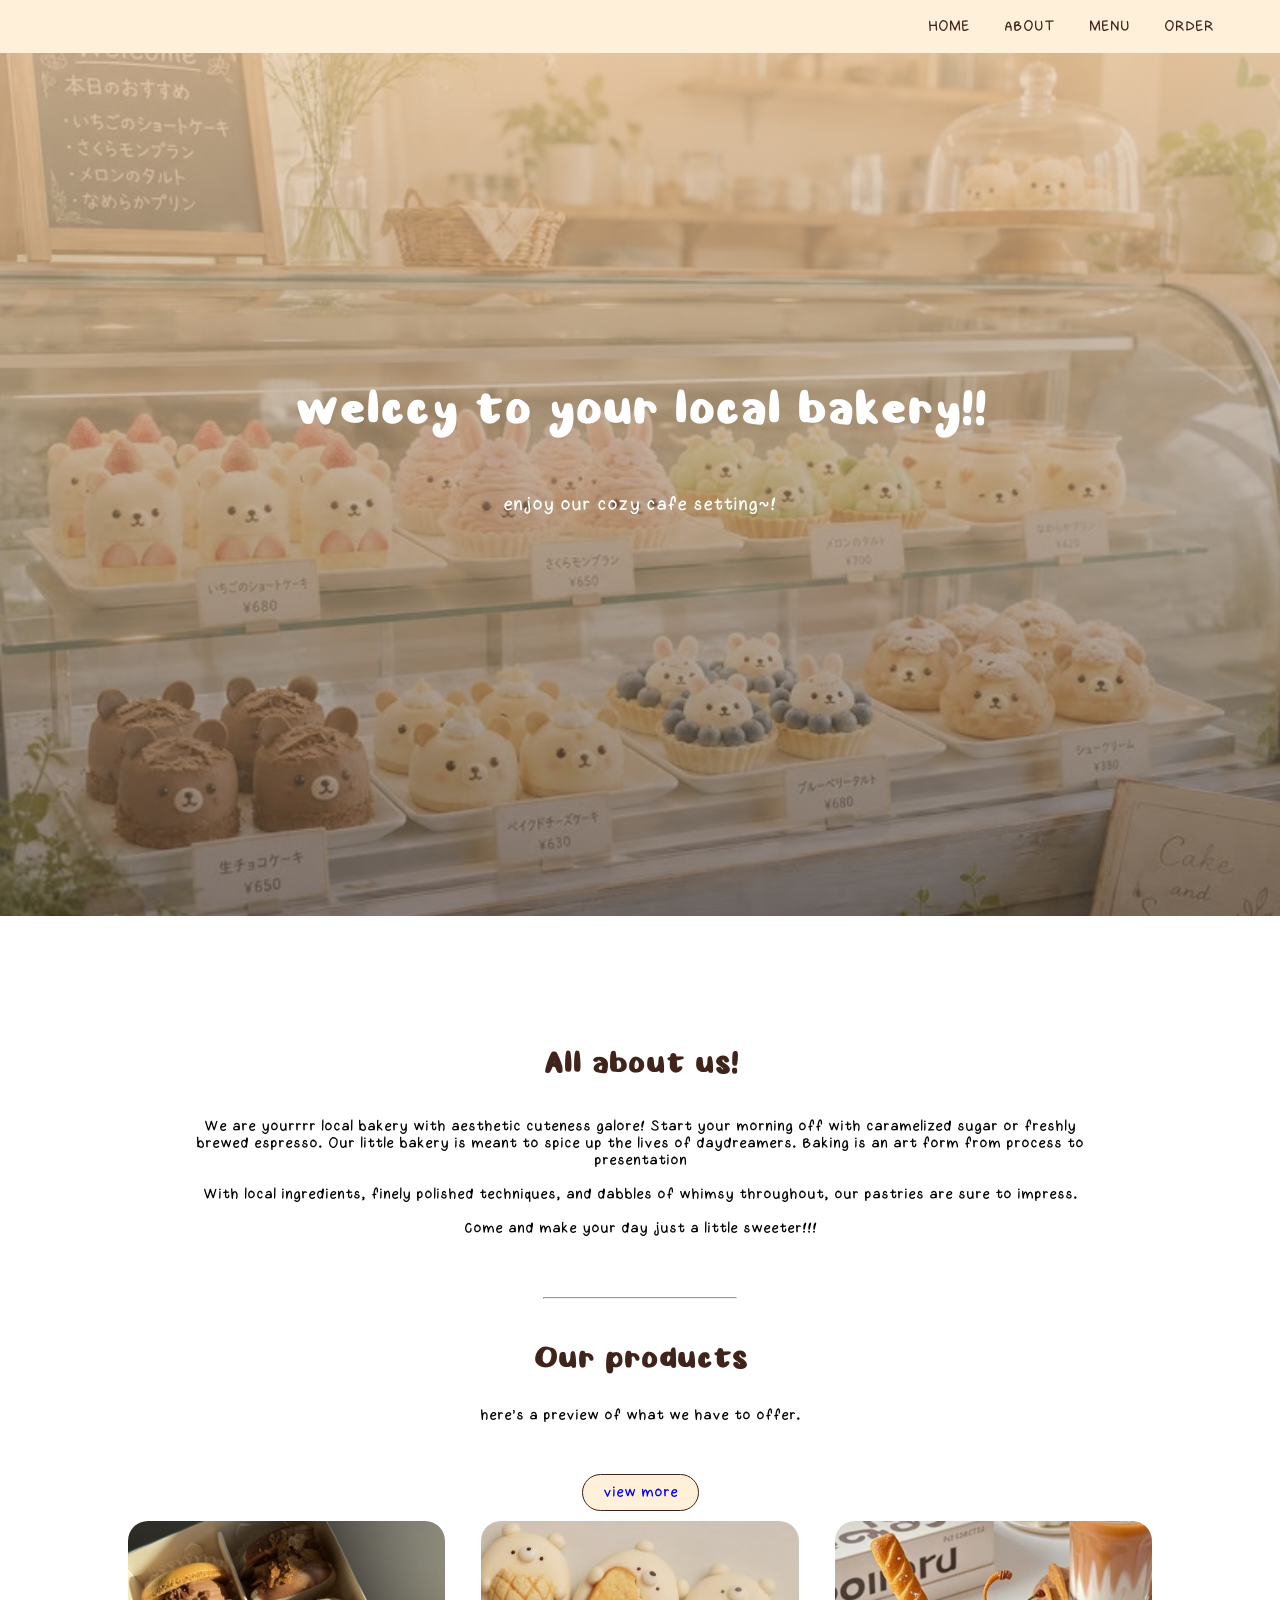
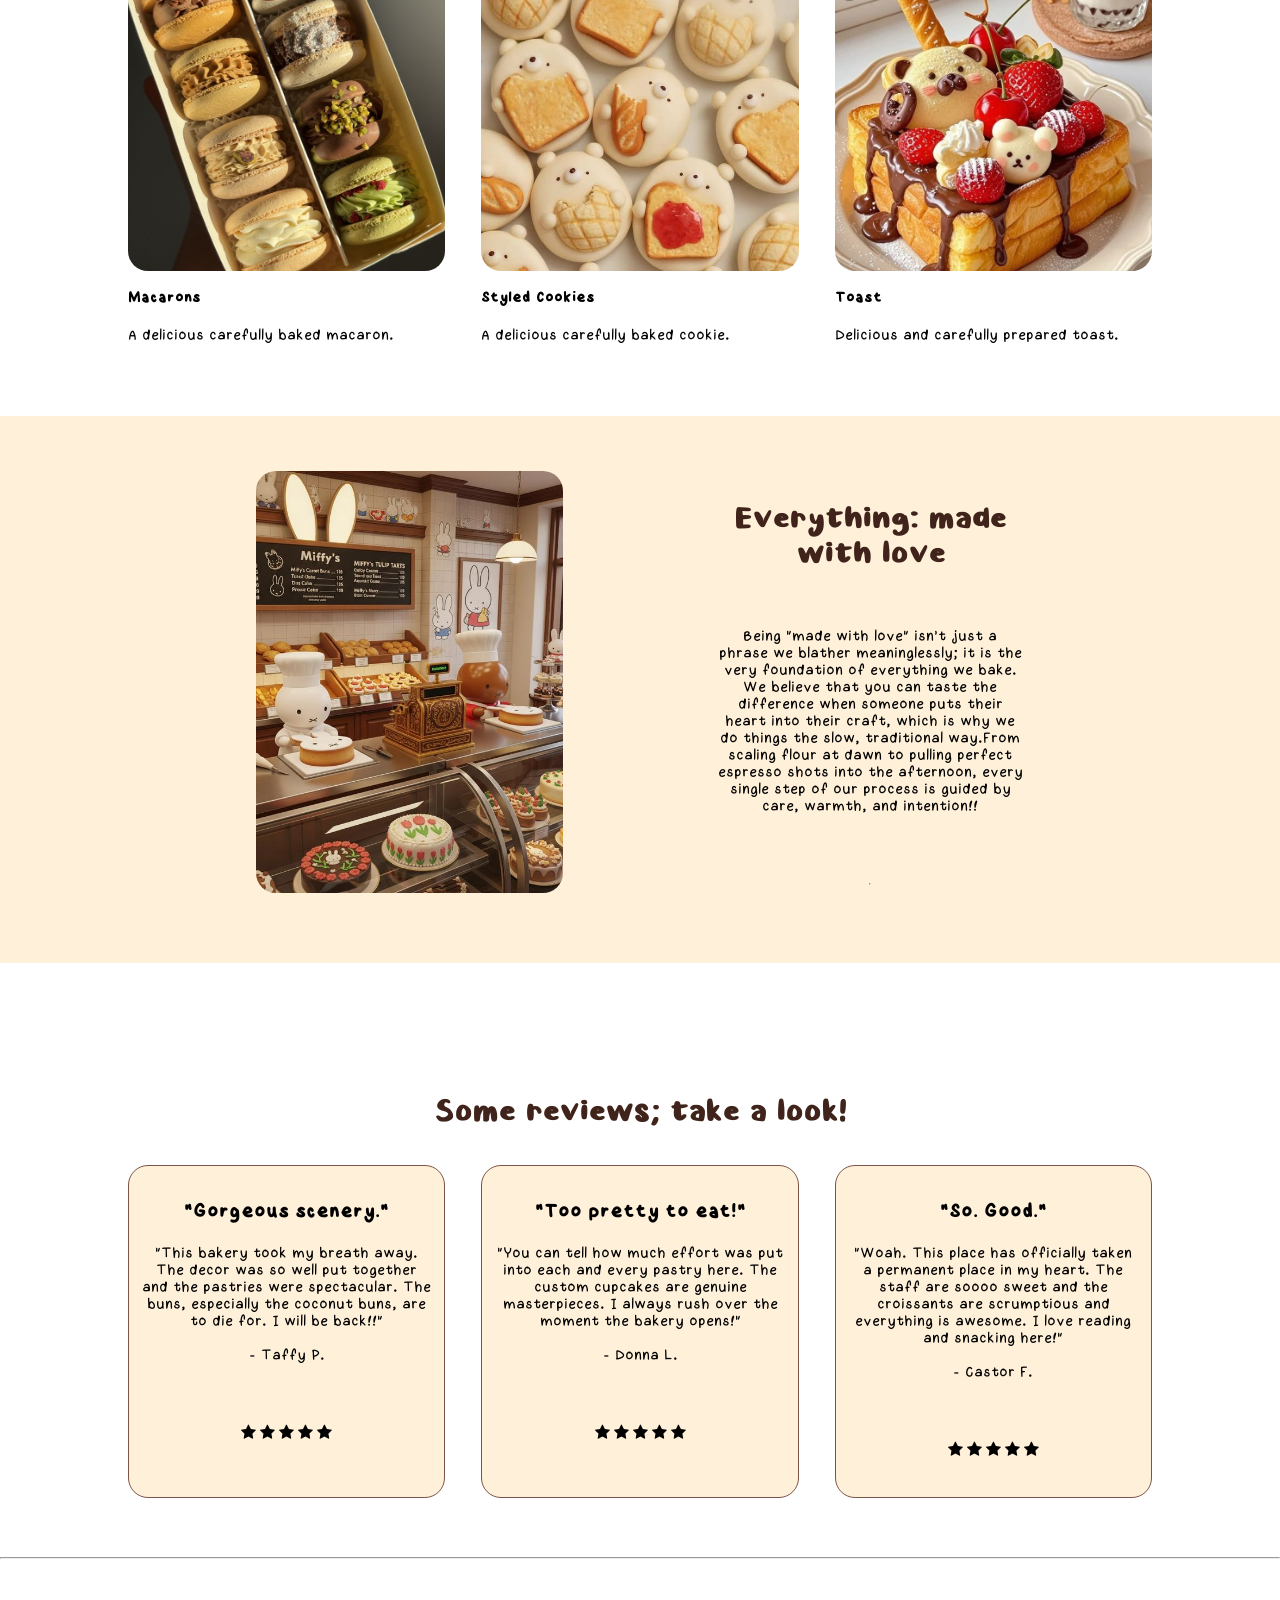
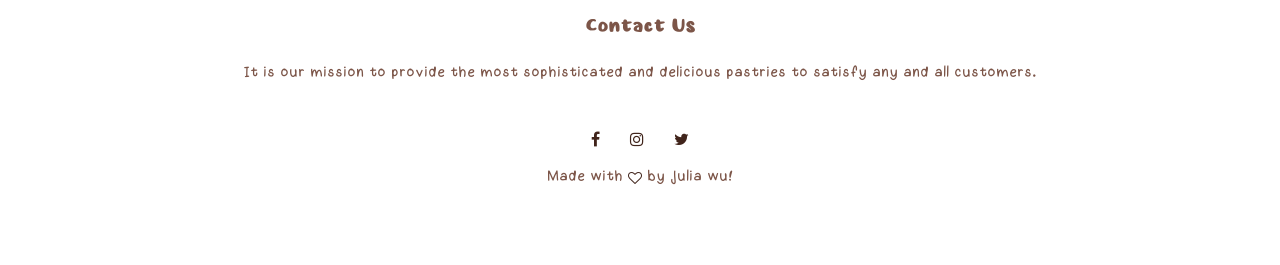
<file: index.html>
<!DOCTYPE html>
<html>
<head>
    <meta charset="UTF-8">
    <title>your local bakery!!</title>
    <link href="style.css" rel="stylesheet"/>
    <link rel="stylesheet" href="https://cdnjs.cloudflare.com/ajax/libs/font-awesome/4.7.0/css/font-awesome.min.css">
    <meta name="viewport" content="width=device-width, initial-scale=1.0">
</head>
<body>
<header id="header"></header>
<script src="script.js"></script>
<script src="https://ajax.googleapis.com/ajax/libs/jquery/1.11.2/jquery.min.js"></script>
<script type="text/javascript">
    $('#header').load('header.html');
</script>

<section class="cover">
<div class="text-box" id="home">
    <h1>welccy to your local bakery!!</h1>
    <p>enjoy our cozy cafe setting~!</p>
    <a href="" class="cover-btn">learn more!!</a>
</div>
</section>

<section class="about" id="about">
    <h1>All about us!</h1>
    <p>We are yourrrr local bakery with aesthetic cuteness galore! Start your morning off with caramelized sugar or freshly brewed espresso. Our little bakery is meant to spice up the lives of daydreamers. Baking is an art form from process to presentation<br><br>With local ingredients, finely polished techniques, and dabbles of whimsy throughout, our pastries are sure to impress.<br><br>Come and make your day just a little sweeter!!!</p>
    
</section>

<hr style="width: 15%;">

<div class="products">
    <h1>Our products</h1>
    <p>here's a preview of what we have to offer.</p>
    <a href="menu.html" class="products-btn">view more</a>
    <div class="row">
        <div class="products-col">
            <img src="assets/macarons.jfif">
            <h3>Macarons</h3>
            <p>A delicious carefully baked macaron.</p>
            <p class="price"></p>
        </div>
        <div class="products-col">
            <img src="assets/bear cookies.jfif">
            <h3>Styled Cookies</h3>
            <p>A delicious carefully baked cookie.</p>
            <p class="price"></p>
        </div>
        <div class="products-col">
            <img src="assets/bread dish.jfif">
            <h3>Toast</h3>
            <p>Delicious and carefully prepared toast.</p>
            <p class="price"></p>
        </div>
    </div>
</div>

<section class="process-bg">
    <div class="process">
    <div class="row">
        <div class="process-col">
            <img src="assets/bakeryv2.jfif">
        </div>
        <div class="process-col">
            <h1>Everything: made with love</h1>
            <p>Being "made with love" isn't just a phrase we blather meaninglessly; it is the very foundation of everything we bake. We believe that you can taste the difference when someone puts their heart into their craft, which is why we do things the slow, traditional way.From scaling flour at dawn to pulling perfect espresso shots into the afternoon, every single step of our process is guided by care, warmth, and intention!!</p>
            <hr>
        </div>
    </div>
    </div>

</section>

<section class="reviews">
    <h1>Some reviews; take a look!</h1>
    <div class="row">
        <div class="reviews-col">
            <h3>"Gorgeous scenery."</h3>
            <p>"This bakery took my breath away. The decor was so well put together and the pastries were spectacular. The buns, especially the coconut buns, are to die for. I will be back!!"<br><br>- Taffy P.</p>
            <span><i class="fa fa-solid fa-star"></i>
            <i class="fa fa-solid fa-star"></i>
            <i class="fa fa-solid fa-star"></i>
            <i class="fa fa-solid fa-star"></i>
            <i class="fa fa-solid fa-star"></i>
            </span>
        </div>
        
        <div class="reviews-col">
            <h3>"Too pretty to eat!"</h3>
            <p>"You can tell how much effort was put into each and every pastry here. The custom cupcakes are genuine masterpieces. I always rush over the moment the bakery opens!"<br><br>- Donna L.  </p>
            <span><i class="fa fa-solid fa-star"></i>
            <i class="fa fa-solid fa-star"></i>
            <i class="fa fa-solid fa-star"></i>
            <i class="fa fa-solid fa-star"></i>
            <i class="fa fa-solid fa-star"></i>
            </span>
        </div>
        
        <div class="reviews-col">
            <h3>"So. Good."</h3>
            <p>"Woah. This place has officially taken a permanent place in my heart. The staff are soooo sweet and the croissants are scrumptious and everything is awesome. I love reading and snacking here!"<br><br>- Castor F.</p>
            <span><i class="fa fa-solid fa-star"></i>
            <i class="fa fa-solid fa-star"></i>
            <i class="fa fa-solid fa-star"></i>
            <i class="fa fa-solid fa-star"></i>
            <i class="fa fa-solid fa-star"></i>
            </span>
        </div>
    </div>
</section>

<hr>

<section class="footer">
    <h4>Contact Us</h4>
    <p>It is our mission to provide the most sophisticated and delicious  pastries to satisfy any and all customers.</p>
    <div class="icons">
        <i class="fa fa-facebook"></i>
        <i class="fa fa-instagram"></i>
        <i class="fa fa-twitter"></i>
    </div>
    <p>Made with <i class="fa fa-heart-o"></i> by Julia wu!</p>
</section>

</body>
</html>
</file>
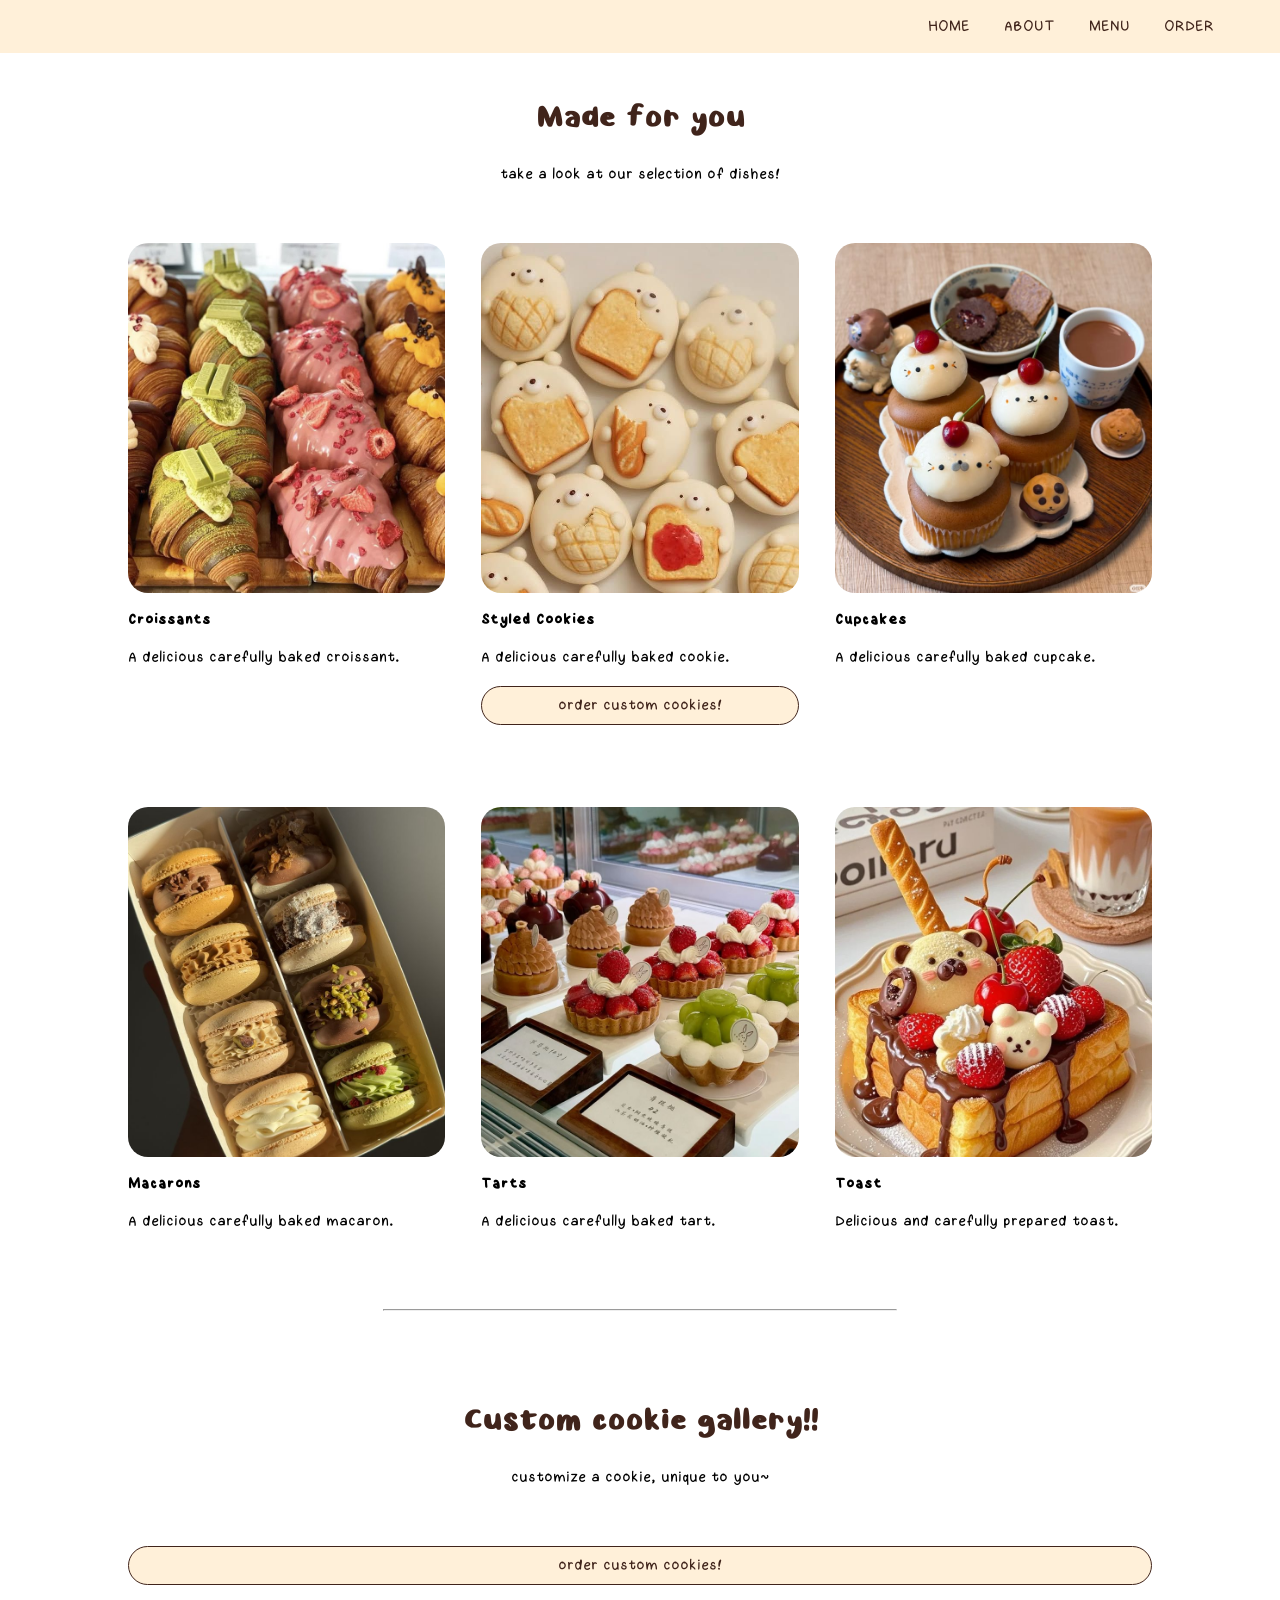
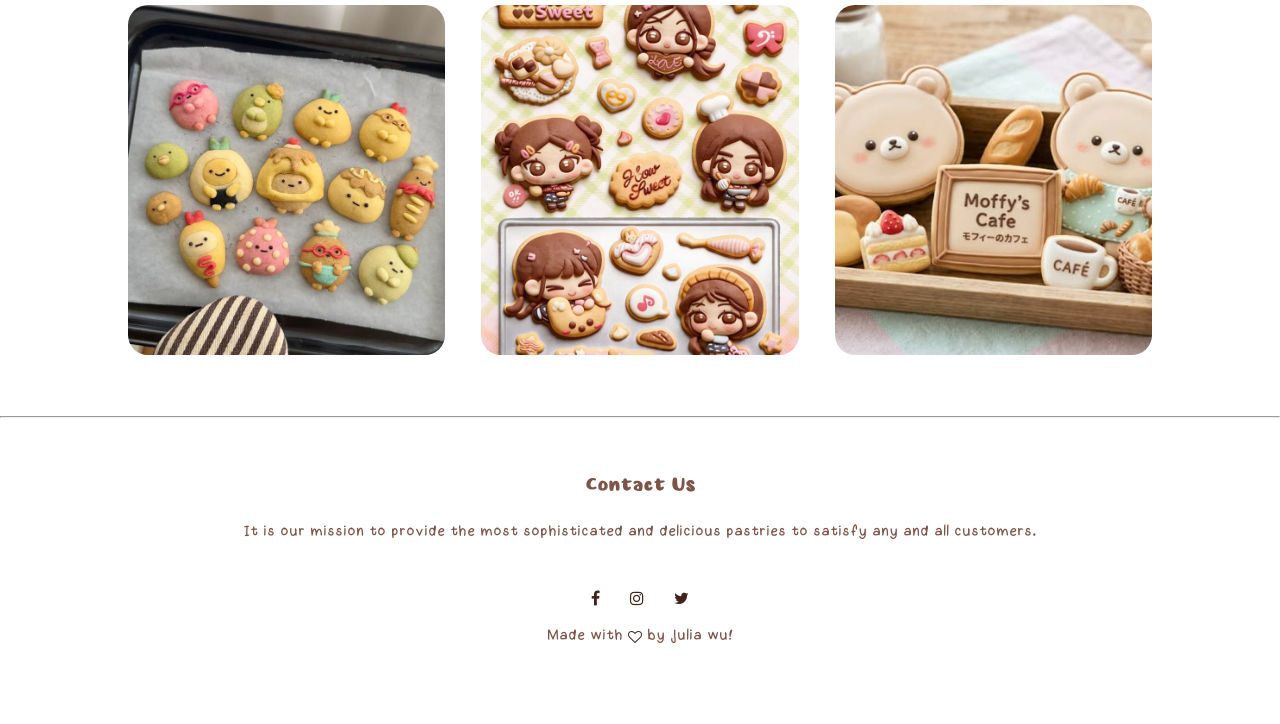
<file: menu.html>
<!DOCTYPE html>
<html>
<head>
    <meta charset="UTF-8">
    <title>your local bakery!!</title>
    <link href="style.css" rel="stylesheet"/>
    <link rel="stylesheet" href="https://cdnjs.cloudflare.com/ajax/libs/font-awesome/4.7.0/css/font-awesome.min.css">
    <meta name="viewport" content="width=device-width, initial-scale=1.0">
</head>
<body>
<header id="header"></header>
<script src="https://ajax.googleapis.com/ajax/libs/jquery/1.11.2/jquery.min.js"></script>
<script type="text/javascript">
    $('#header').load('header.html');
</script>

<div class="products2">
    <h1>Made for you</h1>
    <p>take a look at our selection of dishes!</p>
    <div class="row">
        <div class="products-col">
            <img src="assets/croissants.jfif">
            <h3>Croissants</h3>
            <p>A delicious carefully baked croissant.</p>
            <p class="price"></p>
        </div>
        <div class="products-col">
            <img src="assets/bear cookies.jfif">
            <h3>Styled Cookies</h3>
            <p>A delicious carefully baked cookie.</p>
            <p class="price"></p>
            <a href="order.html" class="order-btn">order custom cookies!</a>
        </div>
        <div class="products-col">
            <img src="assets/cupcakes.jfif">
            <h3>Cupcakes</h3>
            <p>A delicious carefully baked cupcake.</p>
            <p class="price"></p>
        </div>

    </div>

    <div class="row">
        <div class="products-col">
            <img src="assets/macarons.jfif">
            <h3>Macarons</h3>
            <p>A delicious carefully baked macaron.</p>
            <p class="price"></p>
        </div>
        <div class="products-col">
            <img src="assets/tarts.jfif">
            <h3>Tarts</h3>
            <p>A delicious carefully baked tart.</p>
            <p class="price"></p>
        </div>
        <div class="products-col">
            <img src="assets/bread dish.jfif">
            <h3>Toast</h3>
            <p>Delicious and carefully prepared toast.</p>
            <p class="price"></p>
        </div>
    </div>
</div>

<hr style="width: 40%">

<div class="products2">
    <h1>Custom cookie gallery!!</h1>
    <p>customize a cookie, unique to you~</p>
    <a href="order.html" class="order-btn">order custom cookies!</a>
    <div class="row">
        <div class="products-col">
            <img src="assets/customs/cookie1.jfif">
        </div>
        <div class="products-col">
            <img src="assets/customs/cookie2.jfif">
            
        </div>
        <div class="products-col">
            <img src="assets/customs/cookie3.jfif">
        </div>

    </div>
</div>


<hr>

<section class="footer">
    <h4>Contact Us</h4>
    <p>It is our mission to provide the most sophisticated and delicious pastries to satisfy any and all customers.</p>
    <div class="icons">
        <i class="fa fa-facebook"></i>
        <i class="fa fa-instagram"></i>
        <i class="fa fa-twitter"></i>
    </div>
    <p>Made with <i class="fa fa-heart-o"></i> by Julia wu!</p>
</section>
</file>
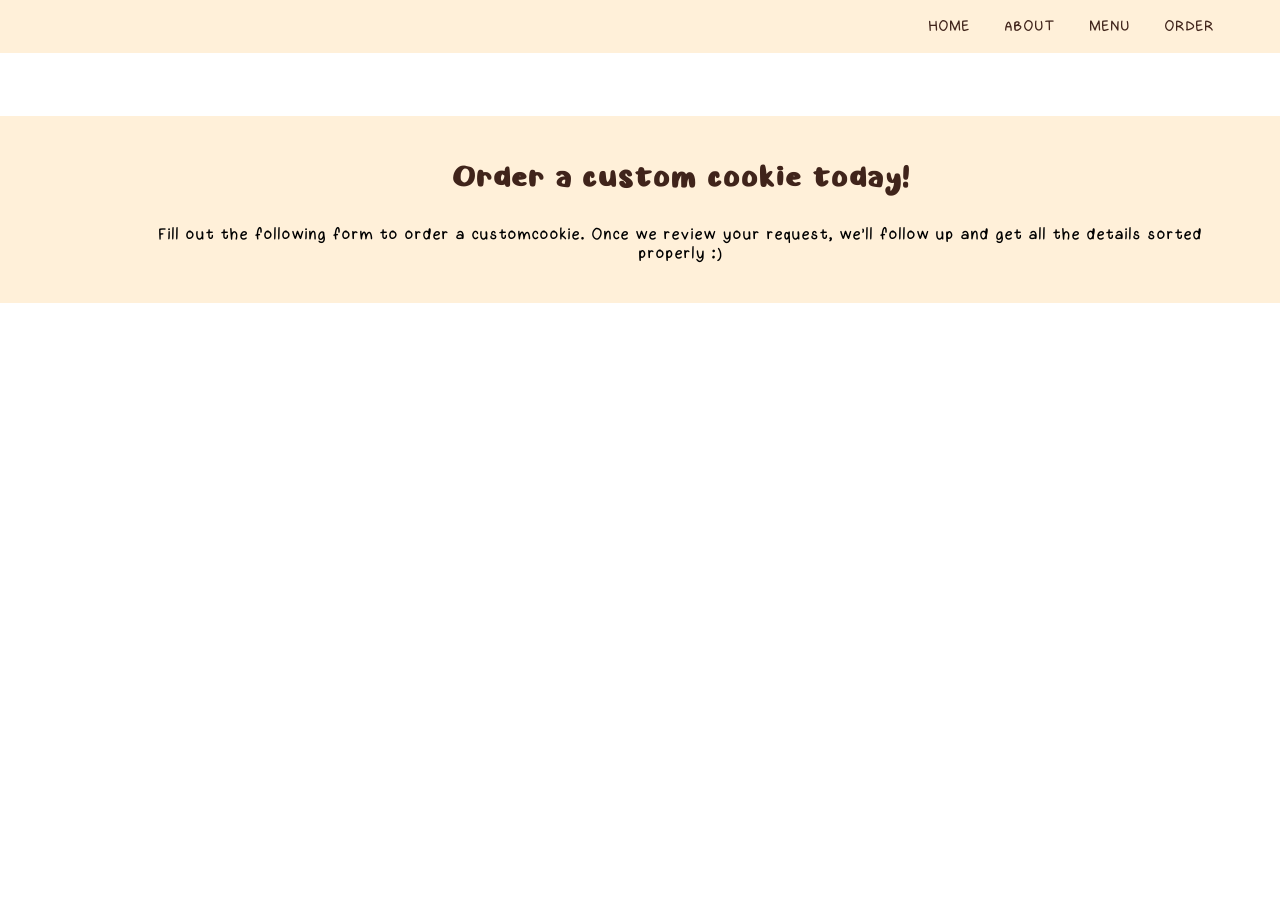
<file: order.html>
<!DOCTYPE html>
<html>
<head>
    <meta charset="UTF-8">
    <title>your local bakery!!</title>
    <link href="style.css" rel="stylesheet"/>
    <link rel="stylesheet" href="https://cdnjs.cloudflare.com/ajax/libs/font-awesome/4.7.0/css/font-awesome.min.css">
    <meta name="viewport" content="width=device-width, initial-scale=1.0">
</head>
<body>
<header id="header"></header>
<script src="https://ajax.googleapis.com/ajax/libs/jquery/1.11.2/jquery.min.js"></script>
<script type="text/javascript">
    $('#header').load('header.html');
</script>

<div class="orderCookie">
    <h1>Order a custom cookie today!</h1>
    <p>Fill out the following form to order a customcookie. Once we review your request, we'll follow up and get all the details sorted properly :)</p>
</div>


    <iframe
      id="JotFormIFrame-261793933755067"
      title="Custom Cookie Design Order Form"
      onload="window.parent.scrollTo(0,0)"
      allowtransparency="true"
      allow="geolocation; microphone; camera; fullscreen; payment"
      src="https://form.jotform.com/261793933755067"
      frameborder="0"
      style="min-width:100%;max-width:100%;height:539px;border:none;"
      scrolling="no"
    >
    </iframe>
    <script src='https://cdn.jotfor.ms/s/umd/latest/for-form-embed-handler.js'></script>
    <script>window.jotformEmbedHandler("iframe[id='JotFormIFrame-261793933755067']", "https://form.jotform.com/")</script>
    
</body>
</file>
<file: style.css>
@font-face {
    font-family: "MonoCutesy";
    src: url('fonts/MonoCutesy-Regular.ttf');
    font-weight: normal;
    font-style: normal;
}

@font-face {
    font-family: "MonoCutesy";
    src: url('fonts/MonoCutesy-Bold.ttf');
    font-weight: bold;
    font-style: normal;
}

@font-face {
    font-family: "MonoCutesyMoney";
    src: url('fonts/MonocutesyMoney-Regular.ttf');
    font-weight: normal;
    font-style: normal;
}

@font-face {
    font-family: "Winsome";
    src: url('fonts/Winsome-Regular.ttf');
    font-weight: normal;
    font-style: normal;
}

* {
    font-family: 'MonoCutesy';
}


html, body {
    margin: 0;
    padding: 0;
    width: 100%;
    overflow-x: hidden;
}

.center {
    display: flex;
    flex-direction: column;
    justify-content: center;
    align-items: center;
}

/*---navigation bar---*/
.headerOutline {
    background-color:#FFF0d9;
    margin: 0;
    overflow: hidden;
    position: fixed;
    width: 100%;
    top:0;
    left: 0;
    right: 0;
    z-index: 1000;
}


nav {
    display: flex;
    padding: 0% 4%;
    justify-content: space-between;
    align-items: center;
}
.nav-links {
    flex: 1;
    text-align: right;
}

.nav-links ul li {
    list-style: none;
    display: inline-block;
    padding: 2px 15px;
    position: relative;
}

.nav-links ul li a {
    font-family: 'MonoCutesy';
    color: #40241b;
    text-decoration: none;
    font-size: 20px;
    transition: 0.5s
}

.nav-links ul li a:hover { 
    color: #40241b;
    text-decoration: underline;
}

nav .fa {
    display: none;
}

.fa-bars {
    display: none;
}

@media(max-width: 700px) {
    .nav-links { 
        text-align: left;
        width: 100%;
    }
    .nav-links ul {
        padding-left: 0; 
        margin: 0;
        margin-top: 20px;
    }
    .nav-links ul li {
        display: block;
        padding: 12px 20px;
        
    }
    .headerOutline {
        position: fixed;
        background-color: #87c1e8;
        height: 100vh;
        width: 200px;
        top: 0;
        right: -200px;
        left: auto;
        text-align: left;
        z-index: 1000;
        transition: 1s;
    }

    nav .fa {
        display: block;
        color:#40241b;
        margin: 10px;
        padding: 10px;
        font-size: 18px;
        cursor: pointer;
    }

    .fa-bars {
        position: fixed;
        right: 40px;
        top: 20px;
        padding: 20px 20px;
        color: #40241b;
        font-size: 24px;  
        cursor: pointer;
        z-index: 999;
    }
}


/*---cover page---*/

.cover {
    min-height: 100vh;
    width: 100%;
    background-image: linear-gradient(rgba(238, 204, 165, 0.7), rgba(36, 28, 28, 0.486)), url(assets/banner.jfif);
    background-position:center;
    background-size: cover;
    position: relative;
}
.text-box {
    width: 90%;
    color: #fff;
    position: absolute;
    top: 50%;
    left: 50%;
    transform: translate(-50%, -50%);
    text-align:center; 

}

.text-box h1 {
    color: #fff;
    font-size: 62px;
}

.text-box p {
    margin: 10px 0 40px;
    font-size: 25px;
    color: #fff;
}

.cover-btn {
    display: inline-block;
    text-decoration: none;
    color: #fff;
    border: 1px solid #fff;
    padding: 14px 33px;
    border-radius: 20px;
    font-size: 20px;
    background: transparent;
    position: relative;
    cursor: pointer;
    display:none;
    
}

.cover-btn:hover {
    background: #87c1e8;
    color: #40241b;
    transition: 0.3s;
}

@media(max-width: 700px) {
    .text-box h1 {
        font-size: 60px;
    }
}

/*---about area---*/

.about {
    width: 70%;
    margin: auto;
    text-align: center;
    padding-top: 100px;
}
h1 {
    font-family: 'Winsome';
    font-size: 40px;
    color:#40241b;
}
p {
    font-family: 'MonoCutesy';
    font-size: 20px;
    padding: 1px;
    padding-bottom: 40px;
}

/*---menu products---*/

.products-btn {
    border: 1px solid #40241b;
    background: #FFF0d9;
    border-radius: 20px;
    padding: 10px 20px;
    text-decoration: none;
    font-size: 20px;
    margin-top: 2px;
    margin-bottom: 10px;
    transition: background-color 0.3s;
}

.products-btn:hover {
    background: #94cdf3;
    transition: background-color 0.3s;
    font-family: 'MonoCutesy';
    font-weight: bold;
}

.products {
    width: 80%;
    margin: auto;
    text-align: center;
    padding-top: 10px;
}

.products2 {
    width: 80%;
    margin: auto;
    text-align: center;
    padding-top: 60px;
}



.products-col {
    flex-basis: 31%;
    border-radius: 20px;
    margin-bottom: 5%;
    text-align: left;
}

.products-col img {
    width: 100%;
    height: 350px;
    object-fit: cover;
    border-radius: 20px;

}

.products-col p {
    padding: 0;
    text-align: left;
    margin-bottom: 0px;
}

.products-col h3 {
    margin-top: 16px;
    margin-bottom: 15px;
    text-align: left;
}


.order-btn {
    text-align: center;
    border: 1px solid #40241b;
    color:#40241b;
    background: #FFF0d9;
    border-radius: 20px;
    padding: 10px 20px;
    text-decoration: none;
    font-size: 20px;
    margin-top: 0px;
    margin-bottom: 10px;
    display: block;
    transition: background-color 0.3s;
}

.order-btn:hover {
    background: #94cdf3;
    transition: background-color 0.3s;
    font-family: 'MonoCutesy';
}


@media(max-width: 700px) {
    .products-btn {
        display: inline-block;
        margin-top: 0px;
        margin-bottom: 20px;
    }
}

/*---made with love---*/

.row {
    margin-top: 2%;
    display: flex;
    justify-content: space-between;
}

.process-bg {
    width: 100%;
    background-color: #FFF0d9;
}

.process {
    width: 60%;
    margin: auto;
    text-align: center;
    padding: 40px;
}

.process-col {
    flex-basis: 40%;
    border-radius: 20px;
    margin-bottom: 30px;
    position: relative;
    overflow: hidden;
    justify-content: center;
    display: flex;
    flex-direction: column;
}

.process-col img {
    width: 100%;
    overflow: hidden;
    height: 100%;
    object-fit: cover;
}

/*---reviews page---*/

.reviews {
    width: 80%;
    margin: auto;
    text-align: center;
    padding-top: 100px;
}

.reviews-col {
    flex-basis: 31%;
    background: #FFF0d9;
    border:1px solid #7C5548;
    border-radius: 20px;
    margin-bottom: 5%;
    padding: 25px 12px;
    box-sizing: border-box;
    transition: box-shadow 0.6s;
}

.reviews-col:hover {
    box-shadow: 0 0 20px 0px #87c1e8;
    transition: 0.5s;
}

.reviews-col h3 {
    font-family: 'MonoCutesy';
    font-weight: bold;
    font-size: 25px;
    margin: 10px;
}

span {
    display: inline-block;
    margin-bottom: 15px;
}


@media(max-width: 700px) {
    .row {
        flex-direction: column;
    }
}

/*---footer---*/

.footer {
    width: 100%;
    text-align: center;
    padding: 30px 0;
    color:#7C5548;

}

.footer h4 {
    margin-bottom: 25px;
    margin-top: 20px;
    font-family: "Winsome";
    font-size: 25px;
}

.footer p {
    margin-bottom: 10px;
}

.icons .fa {
    color:#40241b;
    margin: 0 13px;
    cursor: pointer;
    padding: 0px 0;
}

.fa.fa-heart-o {
    color:#40241b;
    font-size: 14px;
}

/*---order a cookie---*/

.orderCookie {
    width: 100%;
    margin: auto;
    text-align: center;
    margin-top: 100px;
    padding: 20px 40px;
    margin-bottom: 0;
    background-color: #FFF0d9;
    flex-direction: column;
    justify-content: center;
    align-items: center;
}

.orderCookie h1 {
    text-align: center;
    padding: 0px 40px;
}

.orderCookie p {
    padding: 0 100px;
    padding-bottom: 20px;
    text-align: center;
    margin: 0 auto;
    font-size: 22px;
}

@media(max-width: 700px) {
    .orderCookie {
        max-width: 700px;
        align-items: center;
    }
    .orderCookie p {
        max-width: 600px;
        padding: 0 100px;
        margin: 0 auto;
        text-align: center;
    }
}


/*
blue #78A5CE // #87c1e8
beige #FFF0d9
pink #DDA4B4 / #fabbcd
brown #7C5548
darker brown #40241b

*/
</file>
